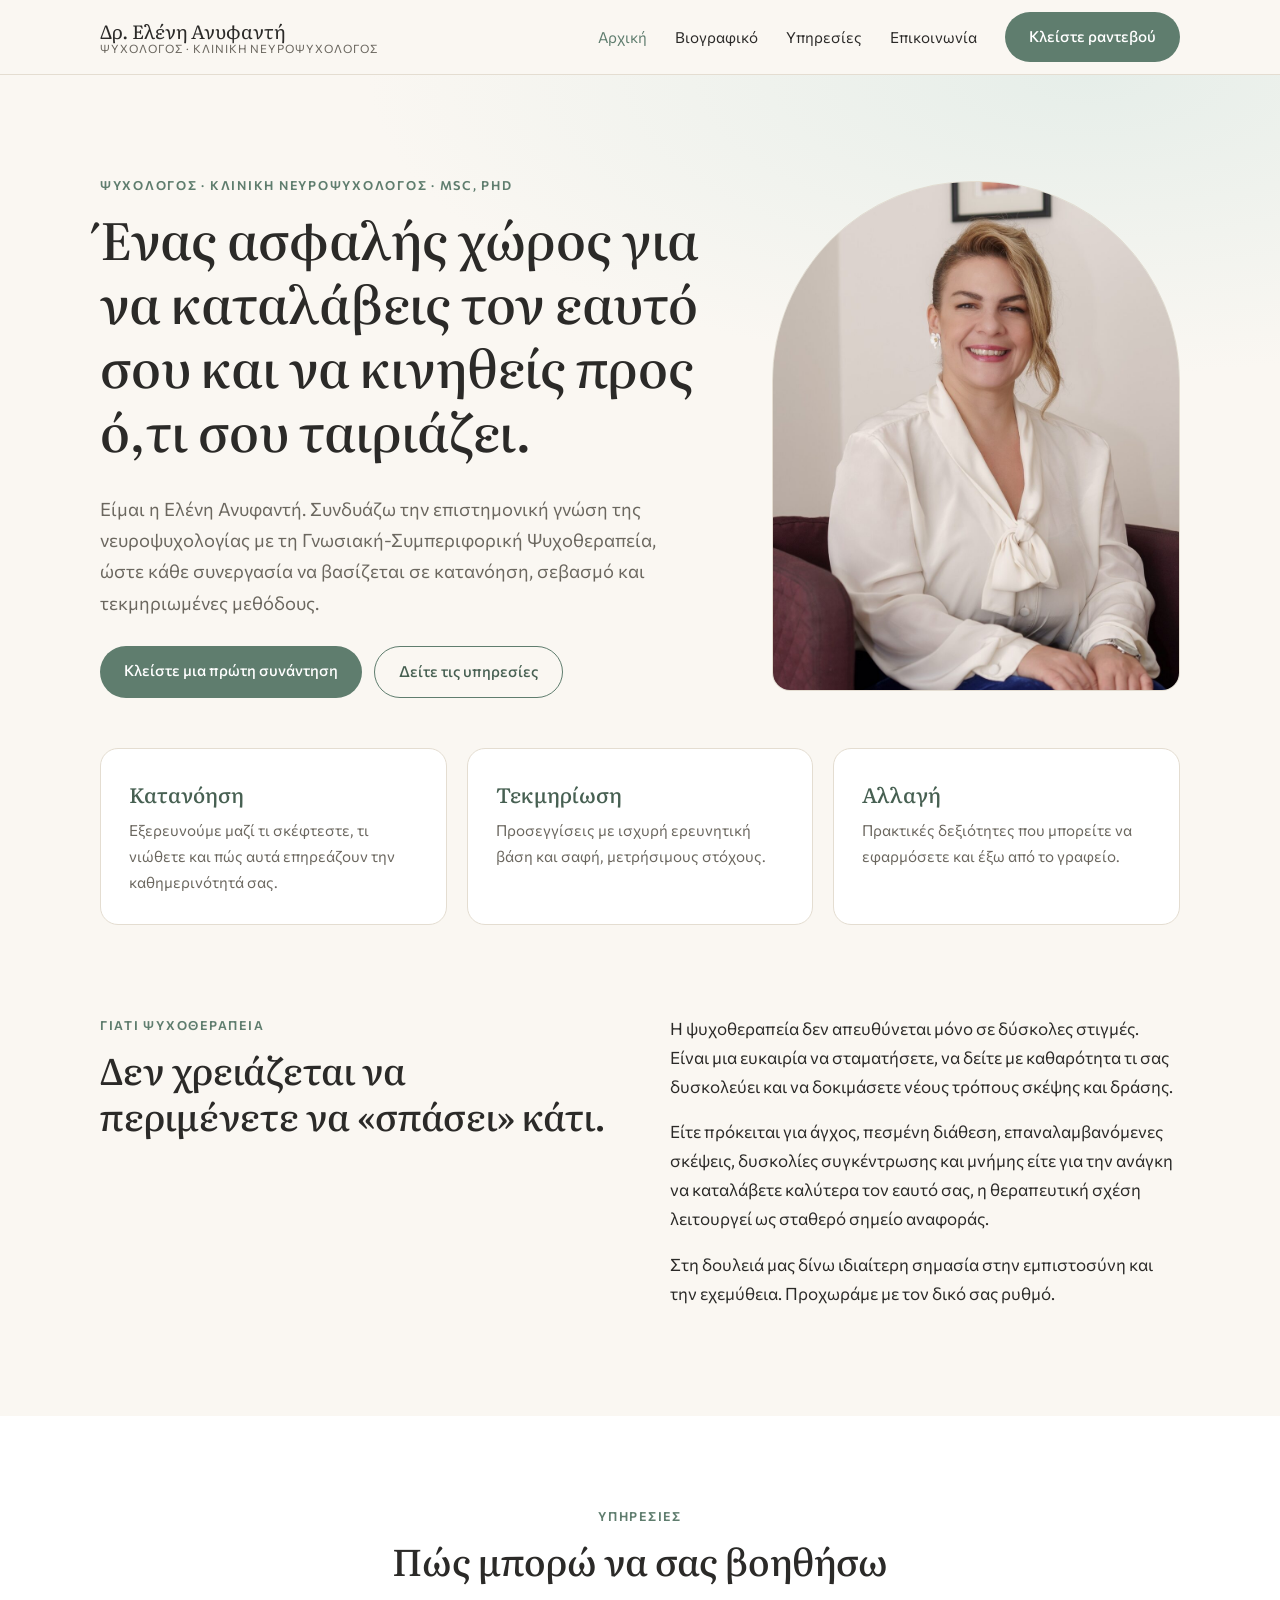
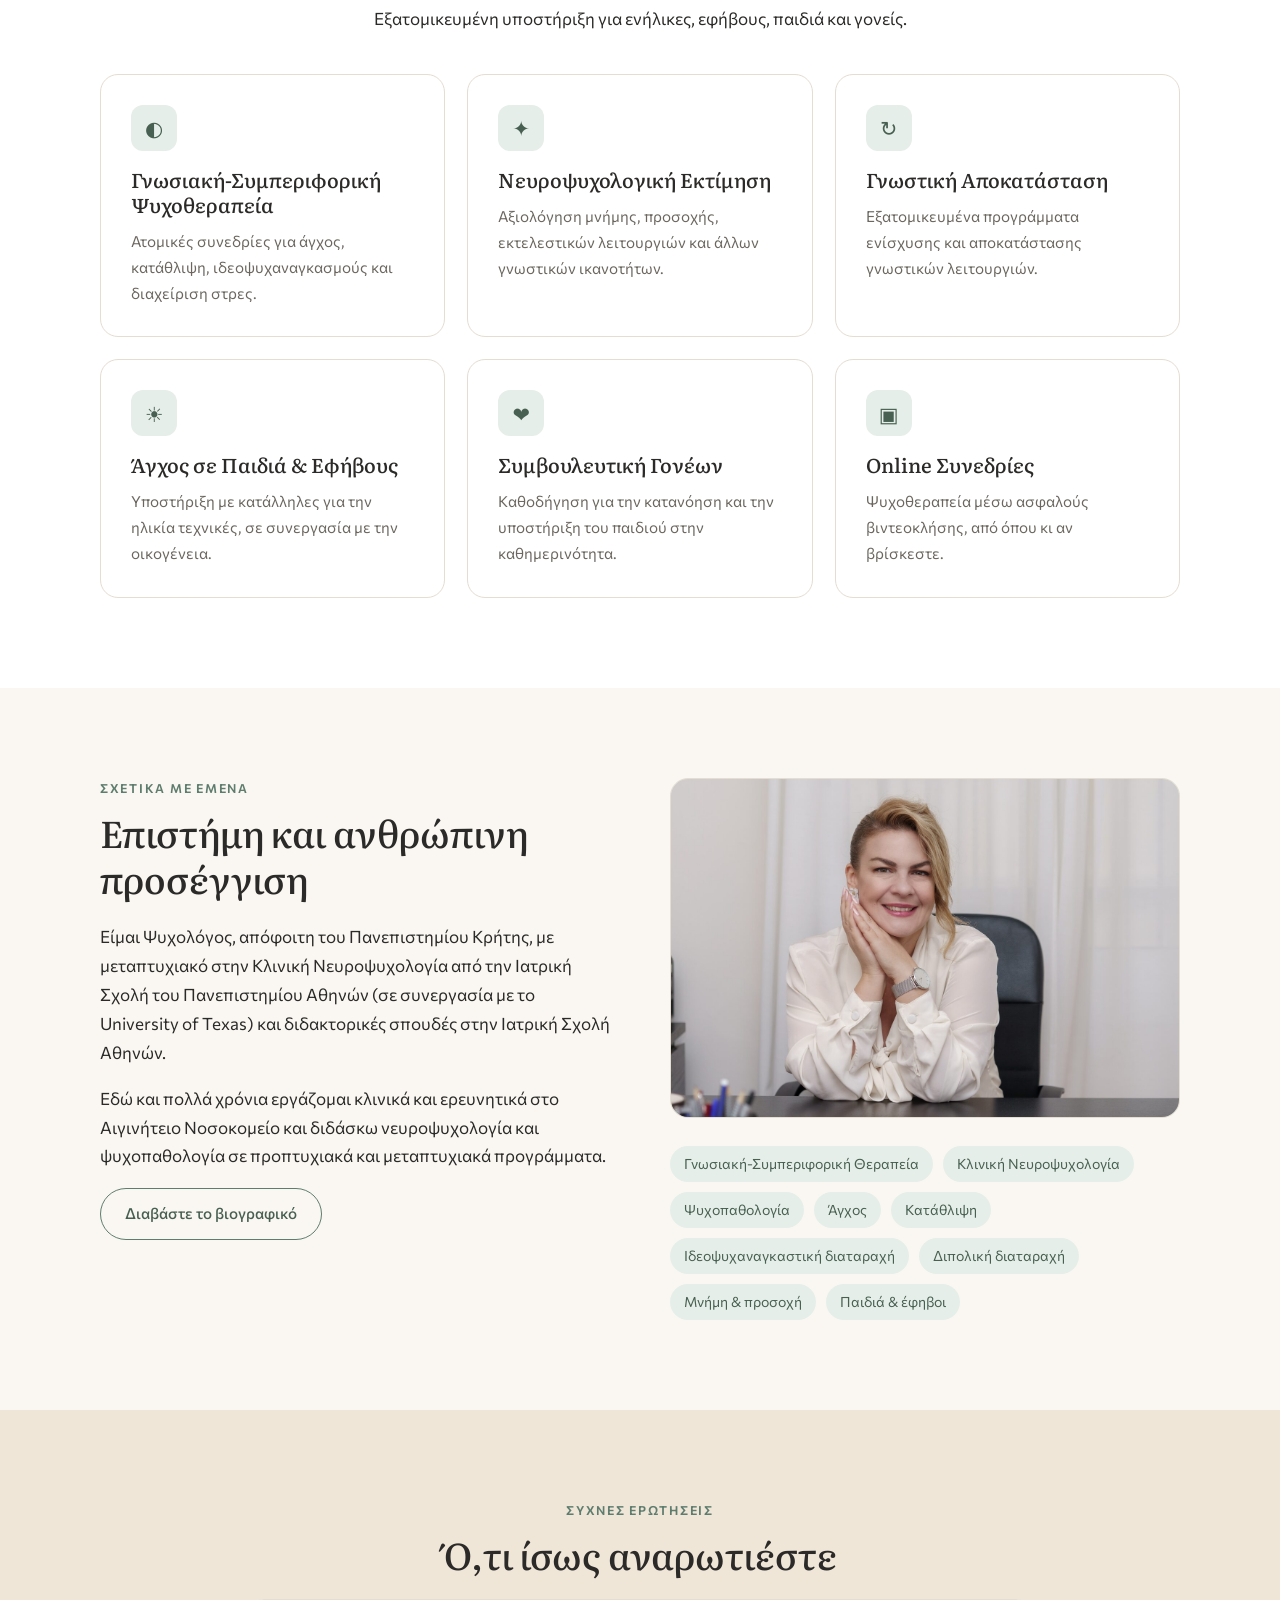
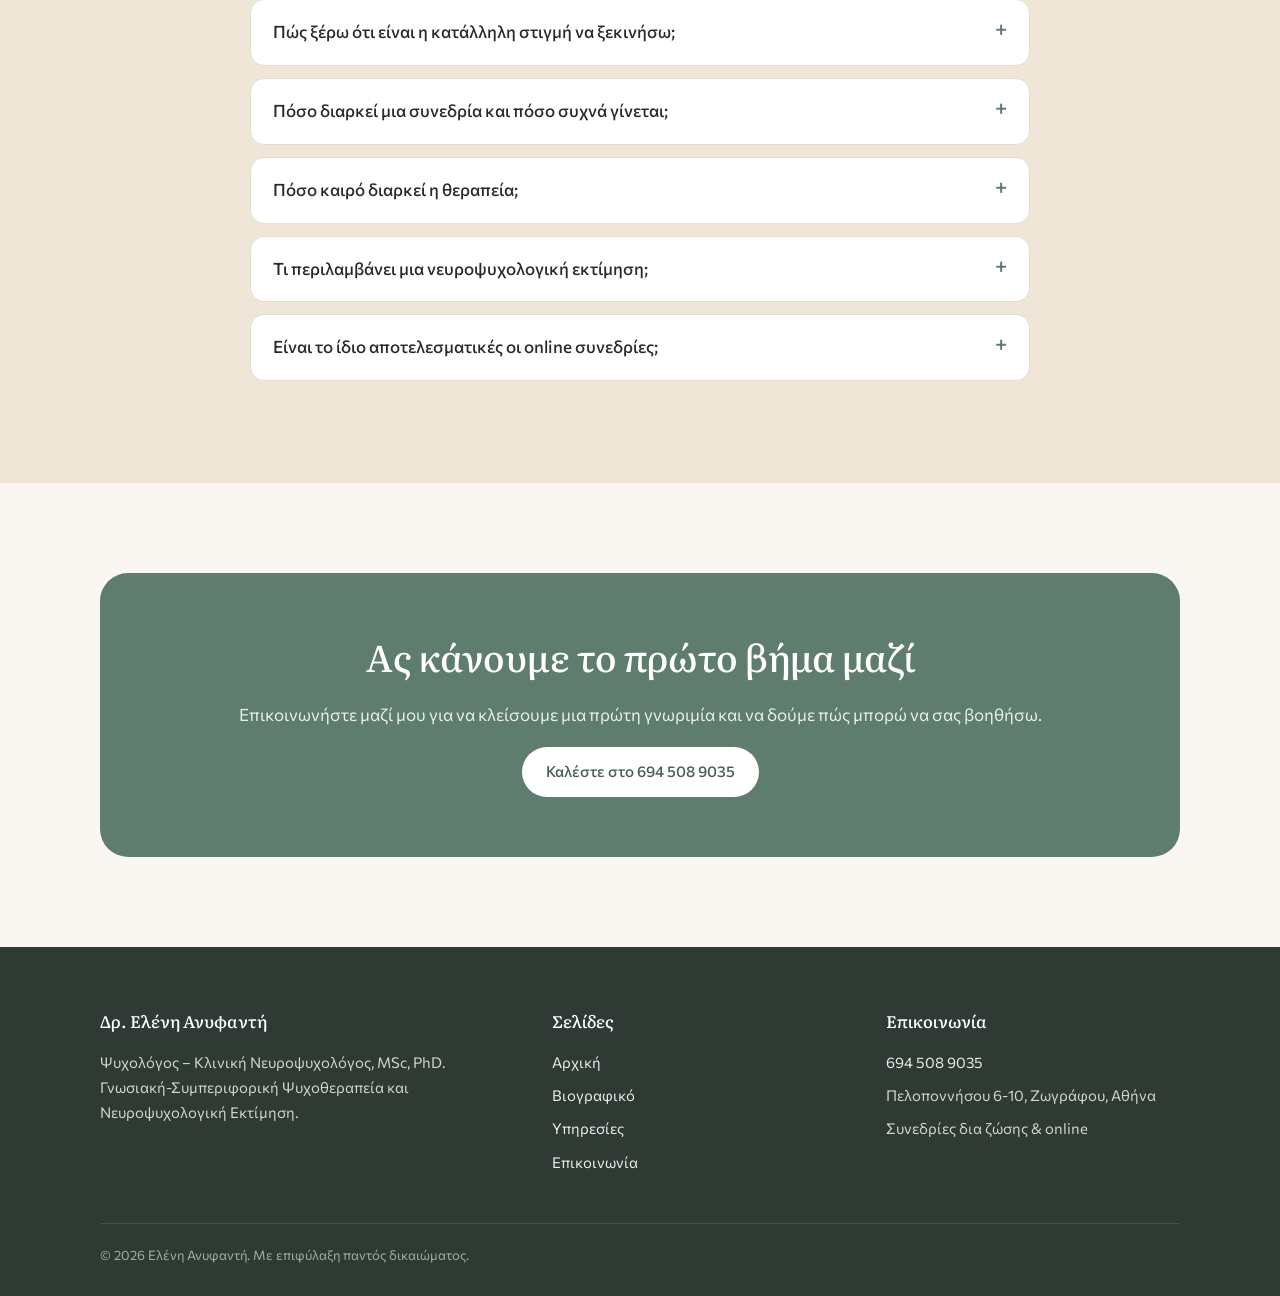
<file: index.html>
<!doctype html>
<html lang="el">
<head>
<meta charset="utf-8">
<meta name="viewport" content="width=device-width,initial-scale=1">
<title>Δρ. Ελένη Ανυφαντή | Ψυχολόγος – Κλινική Νευροψυχολόγος, Ζωγράφου</title>
<meta name="description" content="Ψυχολόγος – Κλινική Νευροψυχολόγος στο Ζωγράφου. Γνωσιακή-Συμπεριφορική Ψυχοθεραπεία, νευροψυχολογική εκτίμηση, γνωστική αποκατάσταση και υποστήριξη παιδιών και εφήβων με άγχος.">
<link rel="preconnect" href="https://fonts.googleapis.com">
<link rel="preconnect" href="https://fonts.gstatic.com" crossorigin>
<link href="https://fonts.googleapis.com/css2?family=Commissioner:wght@300;400;500;600&family=Literata:opsz,wght@7..72,400;7..72,500&display=swap" rel="stylesheet">
<link rel="stylesheet" href="assets/style.css">
<script src="assets/main.js" defer></script>
</head>
<body>
<header class="site"><div class="wrap">
  <a class="brand" href="index.html">Δρ. Ελένη Ανυφαντή<small>Ψυχολόγος · Κλινική Νευροψυχολόγος</small></a>
  <button class="menu-toggle" aria-label="Μενού" aria-expanded="false">☰</button>
  <nav class="main"><ul>
<li><a href="index.html" aria-current="page">Αρχική</a></li>
<li><a href="biografiko.html">Βιογραφικό</a></li>
<li><a href="ypiresies.html">Υπηρεσίες</a></li>
<li><a href="epikoinonia.html">Επικοινωνία</a></li>
<li><a class="btn" href="epikoinonia.html">Κλείστε ραντεβού</a></li>
  </ul></nav>
</div></header>
<main>
<section class="hero"><div class="wrap">
  <div>
    <span class="eyebrow">Ψυχολόγος · Κλινική Νευροψυχολόγος · MSc, PhD</span>
    <h1>Ένας ασφαλής χώρος για να καταλάβεις τον εαυτό σου και να κινηθείς προς ό,τι σου ταιριάζει.</h1>
    <p class="lead">Είμαι η Ελένη Ανυφαντή. Συνδυάζω την επιστημονική γνώση της νευροψυχολογίας με τη Γνωσιακή-Συμπεριφορική Ψυχοθεραπεία, ώστε κάθε συνεργασία να βασίζεται σε κατανόηση, σεβασμό και τεκμηριωμένες μεθόδους.</p>
    <div class="actions">
      <a class="btn" href="epikoinonia.html">Κλείστε μια πρώτη συνάντηση</a>
      <a class="btn ghost" href="ypiresies.html">Δείτε τις υπηρεσίες</a>
    </div>
  </div>
  <img class="portrait" src="assets/eleni-portrait.jpg" alt="Η Ψυχολόγος Ελένη Ανυφαντή" width="1000" height="1500" fetchpriority="high">
</div></section>

<div class="wrap">
  <div class="pillars">
    <div class="pillar"><strong>Κατανόηση</strong><p>Εξερευνούμε μαζί τι σκέφτεστε, τι νιώθετε και πώς αυτά επηρεάζουν την καθημερινότητά σας.</p></div>
    <div class="pillar"><strong>Τεκμηρίωση</strong><p>Προσεγγίσεις με ισχυρή ερευνητική βάση και σαφή, μετρήσιμους στόχους.</p></div>
    <div class="pillar"><strong>Αλλαγή</strong><p>Πρακτικές δεξιότητες που μπορείτε να εφαρμόσετε και έξω από το γραφείο.</p></div>
  </div>
</div>

<section><div class="wrap split">
  <div>
    <span class="eyebrow">Γιατί ψυχοθεραπεία</span>
    <h2>Δεν χρειάζεται να περιμένετε να «σπάσει» κάτι.</h2>
  </div>
  <div>
    <p>Η ψυχοθεραπεία δεν απευθύνεται μόνο σε δύσκολες στιγμές. Είναι μια ευκαιρία να σταματήσετε, να δείτε με καθαρότητα τι σας δυσκολεύει και να δοκιμάσετε νέους τρόπους σκέψης και δράσης.</p>
    <p>Είτε πρόκειται για άγχος, πεσμένη διάθεση, επαναλαμβανόμενες σκέψεις, δυσκολίες συγκέντρωσης και μνήμης είτε για την ανάγκη να καταλάβετε καλύτερα τον εαυτό σας, η θεραπευτική σχέση λειτουργεί ως σταθερό σημείο αναφοράς.</p>
    <p>Στη δουλειά μας δίνω ιδιαίτερη σημασία στην εμπιστοσύνη και την εχεμύθεια. Προχωράμε με τον δικό σας ρυθμό.</p>
  </div>
</div></section>

<section class="alt"><div class="wrap">
  <div class="center">
    <span class="eyebrow">Υπηρεσίες</span>
    <h2>Πώς μπορώ να σας βοηθήσω</h2>
    <p>Εξατομικευμένη υποστήριξη για ενήλικες, εφήβους, παιδιά και γονείς.</p>
  </div>
  <div class="cards">
    <a class="card" href="ypiresies.html#cbt" style="text-decoration:none;color:inherit"><div class="icon">◐</div><h3>Γνωσιακή-Συμπεριφορική Ψυχοθεραπεία</h3><p>Ατομικές συνεδρίες για άγχος, κατάθλιψη, ιδεοψυχαναγκασμούς και διαχείριση στρες.</p></a>
    <a class="card" href="ypiresies.html#neuro" style="text-decoration:none;color:inherit"><div class="icon">✦</div><h3>Νευροψυχολογική Εκτίμηση</h3><p>Αξιολόγηση μνήμης, προσοχής, εκτελεστικών λειτουργιών και άλλων γνωστικών ικανοτήτων.</p></a>
    <a class="card" href="ypiresies.html#rehab" style="text-decoration:none;color:inherit"><div class="icon">↻</div><h3>Γνωστική Αποκατάσταση</h3><p>Εξατομικευμένα προγράμματα ενίσχυσης και αποκατάστασης γνωστικών λειτουργιών.</p></a>
    <a class="card" href="ypiresies.html#kids" style="text-decoration:none;color:inherit"><div class="icon">☀</div><h3>Άγχος σε Παιδιά &amp; Εφήβους</h3><p>Υποστήριξη με κατάλληλες για την ηλικία τεχνικές, σε συνεργασία με την οικογένεια.</p></a>
    <a class="card" href="ypiresies.html#parents" style="text-decoration:none;color:inherit"><div class="icon">❤</div><h3>Συμβουλευτική Γονέων</h3><p>Καθοδήγηση για την κατανόηση και την υποστήριξη του παιδιού στην καθημερινότητα.</p></a>
    <a class="card" href="ypiresies.html#online" style="text-decoration:none;color:inherit"><div class="icon">▣</div><h3>Online Συνεδρίες</h3><p>Ψυχοθεραπεία μέσω ασφαλούς βιντεοκλήσης, από όπου κι αν βρίσκεστε.</p></a>
  </div>
</div></section>

<section><div class="wrap split">
  <div>
    <span class="eyebrow">Σχετικά με εμένα</span>
    <h2>Επιστήμη και ανθρώπινη προσέγγιση</h2>
    <p>Είμαι Ψυχολόγος, απόφοιτη του Πανεπιστημίου Κρήτης, με μεταπτυχιακό στην Κλινική Νευροψυχολογία από την Ιατρική Σχολή του Πανεπιστημίου Αθηνών (σε συνεργασία με το University of Texas) και διδακτορικές σπουδές στην Ιατρική Σχολή Αθηνών.</p>
    <p>Εδώ και πολλά χρόνια εργάζομαι κλινικά και ερευνητικά στο Αιγινήτειο Νοσοκομείο και διδάσκω νευροψυχολογία και ψυχοπαθολογία σε προπτυχιακά και μεταπτυχιακά προγράμματα.</p>
    <a class="btn ghost" href="biografiko.html">Διαβάστε το βιογραφικό</a>
  </div>
  <div>
    <img class="photo wide" src="assets/eleni-office.jpg" alt="Η Ελένη Ανυφαντή στο γραφείο της στο Ζωγράφου" width="1400" height="960" loading="lazy">
    <div class="tags">
      <span>Γνωσιακή-Συμπεριφορική Θεραπεία</span><span>Κλινική Νευροψυχολογία</span><span>Ψυχοπαθολογία</span>
      <span>Άγχος</span><span>Κατάθλιψη</span><span>Ιδεοψυχαναγκαστική διαταραχή</span><span>Διπολική διαταραχή</span>
      <span>Μνήμη &amp; προσοχή</span><span>Παιδιά &amp; έφηβοι</span>
    </div>
  </div>
</div></section>

<section class="sand"><div class="wrap" style="max-width:820px">
  <div class="center"><span class="eyebrow">Συχνές ερωτήσεις</span><h2>Ό,τι ίσως αναρωτιέστε</h2></div>
  <details><summary>Πώς ξέρω ότι είναι η κατάλληλη στιγμή να ξεκινήσω;</summary><p>Αν κάτι σας απασχολεί επίμονα, επηρεάζει τον ύπνο, τις σχέσεις ή τη δουλειά σας, ή απλώς νιώθετε ότι θέλετε να καταλάβετε καλύτερα τον εαυτό σας, είναι μια καλή στιγμή. Δεν υπάρχει «σωστό» ή «αρκετά σοβαρό» πρόβλημα.</p></details>
  <details><summary>Πόσο διαρκεί μια συνεδρία και πόσο συχνά γίνεται;</summary><p>Κάθε συνεδρία διαρκεί περίπου 50 λεπτά. Συνήθως ξεκινάμε με εβδομαδιαίες συναντήσεις και η συχνότητα προσαρμόζεται στην πορεία, ανάλογα με τις ανάγκες σας.</p></details>
  <details><summary>Πόσο καιρό διαρκεί η θεραπεία;</summary><p>Η Γνωσιακή-Συμπεριφορική Θεραπεία είναι συνήθως δομημένη και στοχευμένη, με διάρκεια που συζητάμε από την αρχή. Η διάρκεια εξαρτάται από το αίτημα και τους στόχους που θέτουμε μαζί.</p></details>
  <details><summary>Τι περιλαμβάνει μια νευροψυχολογική εκτίμηση;</summary><p>Περιλαμβάνει αρχική συνέντευξη, χορήγηση σταθμισμένων δοκιμασιών για λειτουργίες όπως η μνήμη, η προσοχή και ο σχεδιασμός, και γραπτή έκθεση με τα ευρήματα και προτάσεις. Συνήθως ολοκληρώνεται σε μία έως τρεις συναντήσεις.</p></details>
  <details><summary>Είναι το ίδιο αποτελεσματικές οι online συνεδρίες;</summary><p>Για πολλούς ανθρώπους ναι. Η έρευνα δείχνει ότι η ψυχοθεραπεία μέσω βιντεοκλήσης μπορεί να είναι εξίσου αποτελεσματική με τις δια ζώσης συναντήσεις.</p></details>
</div></section>

<section><div class="wrap">
  <div class="cta">
    <h2>Ας κάνουμε το πρώτο βήμα μαζί</h2>
    <p>Επικοινωνήστε μαζί μου για να κλείσουμε μια πρώτη γνωριμία και να δούμε πώς μπορώ να σας βοηθήσω.</p>
    <a class="btn" href="tel:+306945089035">Καλέστε στο 694 508 9035</a>
  </div>
</div></section>

</main>
<footer class="site"><div class="wrap">
  <div class="cols">
    <div>
      <h4>Δρ. Ελένη Ανυφαντή</h4>
      <p>Ψυχολόγος – Κλινική Νευροψυχολόγος, MSc, PhD.<br>Γνωσιακή-Συμπεριφορική Ψυχοθεραπεία και Νευροψυχολογική Εκτίμηση.</p>
    </div>
    <div>
      <h4>Σελίδες</h4>
      <ul><li><a href="index.html">Αρχική</a></li><li><a href="biografiko.html">Βιογραφικό</a></li><li><a href="ypiresies.html">Υπηρεσίες</a></li><li><a href="epikoinonia.html">Επικοινωνία</a></li></ul>
    </div>
    <div>
      <h4>Επικοινωνία</h4>
      <ul>
        <li><a href="tel:+306945089035">694 508 9035</a></li>
        <li>Πελοποννήσου 6-10, Ζωγράφου, Αθήνα</li>
        <li>Συνεδρίες δια ζώσης &amp; online</li>
      </ul>
    </div>
  </div>
  <div class="bottom">© <span id="year"></span> Ελένη Ανυφαντή. Με επιφύλαξη παντός δικαιώματος.</div>
</div></footer>
</body>
</html>
</file>
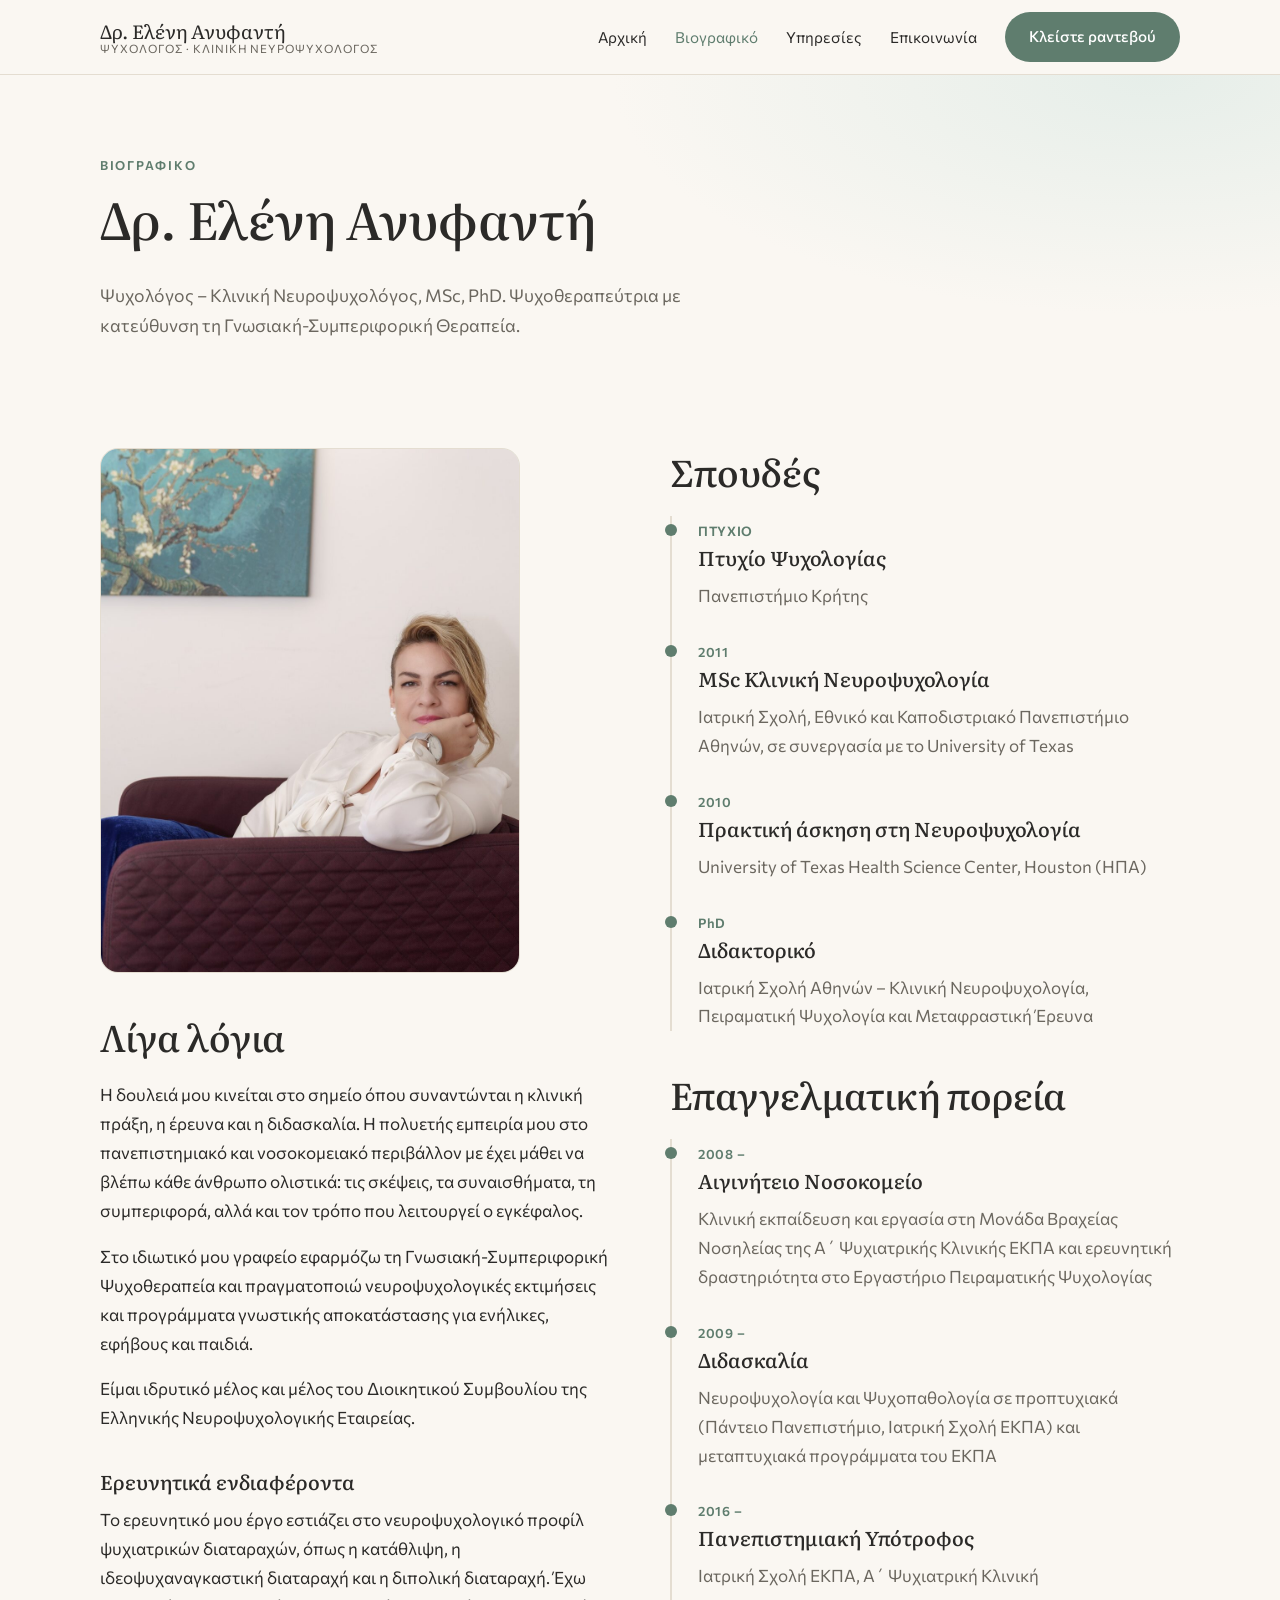
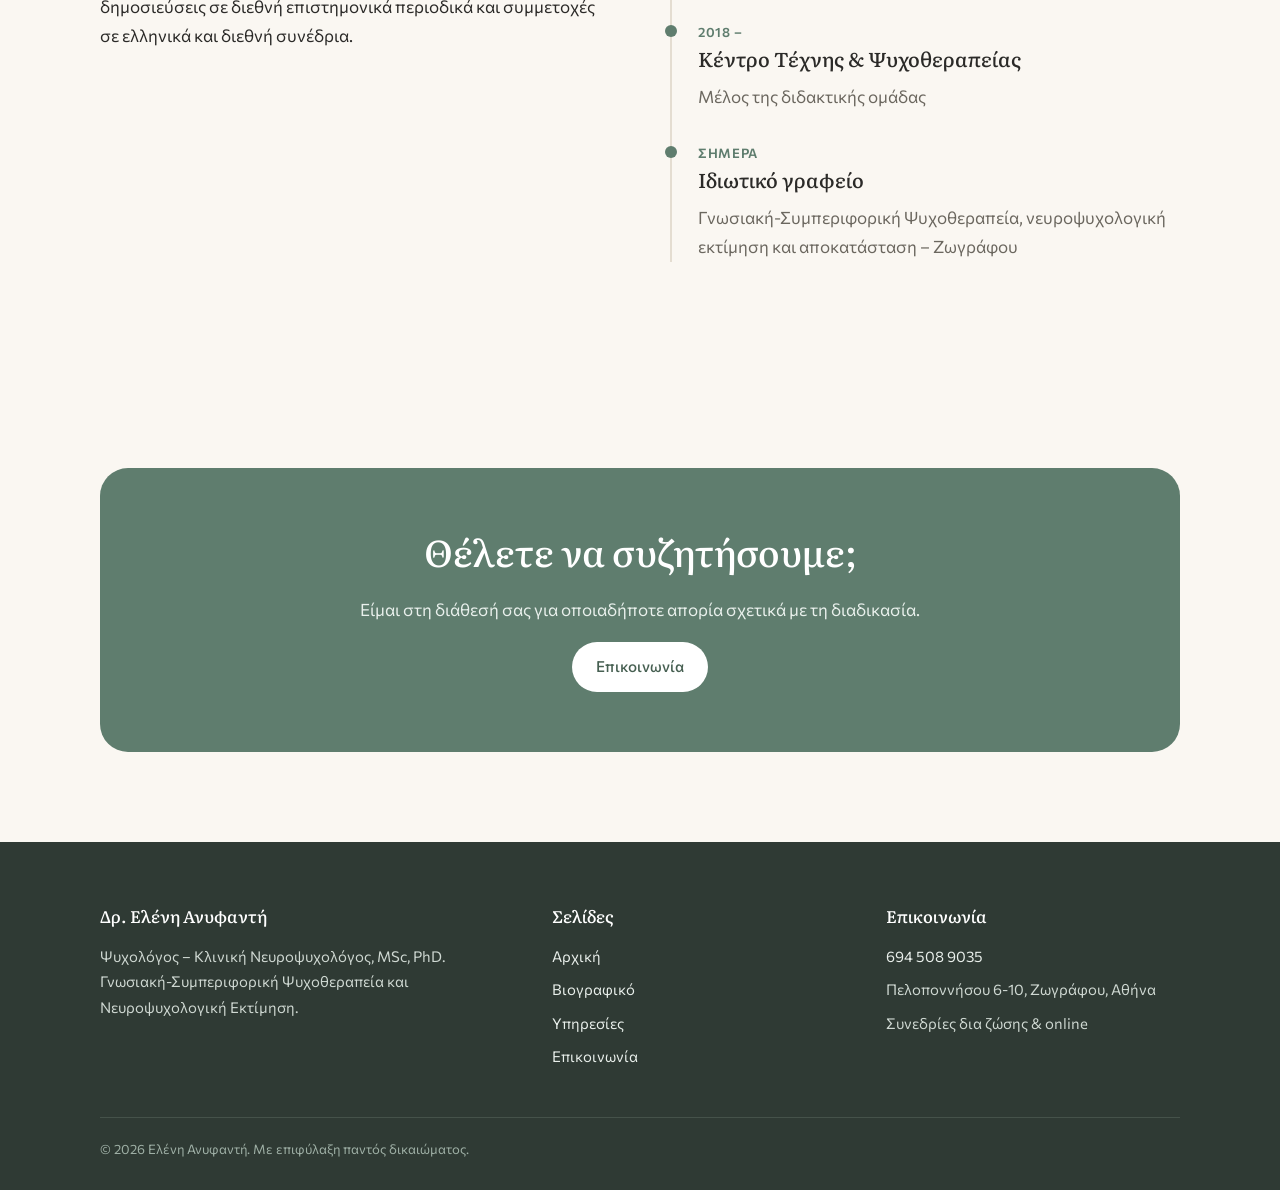
<file: biografiko.html>
<!doctype html>
<html lang="el">
<head>
<meta charset="utf-8">
<meta name="viewport" content="width=device-width,initial-scale=1">
<title>Βιογραφικό | Δρ. Ελένη Ανυφαντή</title>
<meta name="description" content="Σπουδές, κλινική εμπειρία, διδακτικό και ερευνητικό έργο της Ψυχολόγου – Κλινικής Νευροψυχολόγου Ελένης Ανυφαντή.">
<link rel="preconnect" href="https://fonts.googleapis.com">
<link rel="preconnect" href="https://fonts.gstatic.com" crossorigin>
<link href="https://fonts.googleapis.com/css2?family=Commissioner:wght@300;400;500;600&family=Literata:opsz,wght@7..72,400;7..72,500&display=swap" rel="stylesheet">
<link rel="stylesheet" href="assets/style.css">
<script src="assets/main.js" defer></script>
</head>
<body>
<header class="site"><div class="wrap">
  <a class="brand" href="index.html">Δρ. Ελένη Ανυφαντή<small>Ψυχολόγος · Κλινική Νευροψυχολόγος</small></a>
  <button class="menu-toggle" aria-label="Μενού" aria-expanded="false">☰</button>
  <nav class="main"><ul>
<li><a href="index.html">Αρχική</a></li>
<li><a href="biografiko.html" aria-current="page">Βιογραφικό</a></li>
<li><a href="ypiresies.html">Υπηρεσίες</a></li>
<li><a href="epikoinonia.html">Επικοινωνία</a></li>
<li><a class="btn" href="epikoinonia.html">Κλείστε ραντεβού</a></li>
  </ul></nav>
</div></header>
<main>
<section class="page-head"><div class="wrap">
  <span class="eyebrow">Βιογραφικό</span>
  <h1>Δρ. Ελένη Ανυφαντή</h1>
  <p>Ψυχολόγος – Κλινική Νευροψυχολόγος, MSc, PhD. Ψυχοθεραπεύτρια με κατεύθυνση τη Γνωσιακή-Συμπεριφορική Θεραπεία.</p>
</div></section>

<section style="padding-top:40px"><div class="wrap split">
  <div>
    <img class="photo bio" src="assets/eleni-armchair.jpg" alt="Η Ελένη Ανυφαντή στον χώρο του γραφείου της" width="1000" height="1328" loading="lazy">
    <h2>Λίγα λόγια</h2>
    <p>Η δουλειά μου κινείται στο σημείο όπου συναντώνται η κλινική πράξη, η έρευνα και η διδασκαλία. Η πολυετής εμπειρία μου στο πανεπιστημιακό και νοσοκομειακό περιβάλλον με έχει μάθει να βλέπω κάθε άνθρωπο ολιστικά: τις σκέψεις, τα συναισθήματα, τη συμπεριφορά, αλλά και τον τρόπο που λειτουργεί ο εγκέφαλος.</p>
    <p>Στο ιδιωτικό μου γραφείο εφαρμόζω τη Γνωσιακή-Συμπεριφορική Ψυχοθεραπεία και πραγματοποιώ νευροψυχολογικές εκτιμήσεις και προγράμματα γνωστικής αποκατάστασης για ενήλικες, εφήβους και παιδιά.</p>
    <p>Είμαι ιδρυτικό μέλος και μέλος του Διοικητικού Συμβουλίου της Ελληνικής Νευροψυχολογικής Εταιρείας.</p>
    <h3 style="margin-top:36px">Ερευνητικά ενδιαφέροντα</h3>
    <p>Το ερευνητικό μου έργο εστιάζει στο νευροψυχολογικό προφίλ ψυχιατρικών διαταραχών, όπως η κατάθλιψη, η ιδεοψυχαναγκαστική διαταραχή και η διπολική διαταραχή. Έχω δημοσιεύσεις σε διεθνή επιστημονικά περιοδικά και συμμετοχές σε ελληνικά και διεθνή συνέδρια.</p>
  </div>
  <div>
    <h2>Σπουδές</h2>
    <ul class="timeline">
      <li><span class="yr">ΠΤΥΧΙΟ</span><h3>Πτυχίο Ψυχολογίας</h3><p>Πανεπιστήμιο Κρήτης</p></li>
      <li><span class="yr">2011</span><h3>MSc Κλινική Νευροψυχολογία</h3><p>Ιατρική Σχολή, Εθνικό και Καποδιστριακό Πανεπιστήμιο Αθηνών, σε συνεργασία με το University of Texas</p></li>
      <li><span class="yr">2010</span><h3>Πρακτική άσκηση στη Νευροψυχολογία</h3><p>University of Texas Health Science Center, Houston (ΗΠΑ)</p></li>
      <li><span class="yr">PhD</span><h3>Διδακτορικό</h3><p>Ιατρική Σχολή Αθηνών – Κλινική Νευροψυχολογία, Πειραματική Ψυχολογία και Μεταφραστική Έρευνα</p></li>
    </ul>
    <h2 style="margin-top:40px">Επαγγελματική πορεία</h2>
    <ul class="timeline">
      <li><span class="yr">2008 –</span><h3>Αιγινήτειο Νοσοκομείο</h3><p>Κλινική εκπαίδευση και εργασία στη Μονάδα Βραχείας Νοσηλείας της Α΄ Ψυχιατρικής Κλινικής ΕΚΠΑ και ερευνητική δραστηριότητα στο Εργαστήριο Πειραματικής Ψυχολογίας</p></li>
      <li><span class="yr">2009 –</span><h3>Διδασκαλία</h3><p>Νευροψυχολογία και Ψυχοπαθολογία σε προπτυχιακά (Πάντειο Πανεπιστήμιο, Ιατρική Σχολή ΕΚΠΑ) και μεταπτυχιακά προγράμματα του ΕΚΠΑ</p></li>
      <li><span class="yr">2016 –</span><h3>Πανεπιστημιακή Υπότροφος</h3><p>Ιατρική Σχολή ΕΚΠΑ, Α΄ Ψυχιατρική Κλινική</p></li>
      <li><span class="yr">2018 –</span><h3>Κέντρο Τέχνης &amp; Ψυχοθεραπείας</h3><p>Μέλος της διδακτικής ομάδας</p></li>
      <li><span class="yr">ΣΗΜΕΡΑ</span><h3>Ιδιωτικό γραφείο</h3><p>Γνωσιακή-Συμπεριφορική Ψυχοθεραπεία, νευροψυχολογική εκτίμηση και αποκατάσταση – Ζωγράφου</p></li>
    </ul>
  </div>
</div></section>

<section><div class="wrap"><div class="cta">
  <h2>Θέλετε να συζητήσουμε;</h2>
  <p>Είμαι στη διάθεσή σας για οποιαδήποτε απορία σχετικά με τη διαδικασία.</p>
  <a class="btn" href="epikoinonia.html">Επικοινωνία</a>
</div></div></section>

</main>
<footer class="site"><div class="wrap">
  <div class="cols">
    <div>
      <h4>Δρ. Ελένη Ανυφαντή</h4>
      <p>Ψυχολόγος – Κλινική Νευροψυχολόγος, MSc, PhD.<br>Γνωσιακή-Συμπεριφορική Ψυχοθεραπεία και Νευροψυχολογική Εκτίμηση.</p>
    </div>
    <div>
      <h4>Σελίδες</h4>
      <ul><li><a href="index.html">Αρχική</a></li><li><a href="biografiko.html">Βιογραφικό</a></li><li><a href="ypiresies.html">Υπηρεσίες</a></li><li><a href="epikoinonia.html">Επικοινωνία</a></li></ul>
    </div>
    <div>
      <h4>Επικοινωνία</h4>
      <ul>
        <li><a href="tel:+306945089035">694 508 9035</a></li>
        <li>Πελοποννήσου 6-10, Ζωγράφου, Αθήνα</li>
        <li>Συνεδρίες δια ζώσης &amp; online</li>
      </ul>
    </div>
  </div>
  <div class="bottom">© <span id="year"></span> Ελένη Ανυφαντή. Με επιφύλαξη παντός δικαιώματος.</div>
</div></footer>
</body>
</html>
</file>
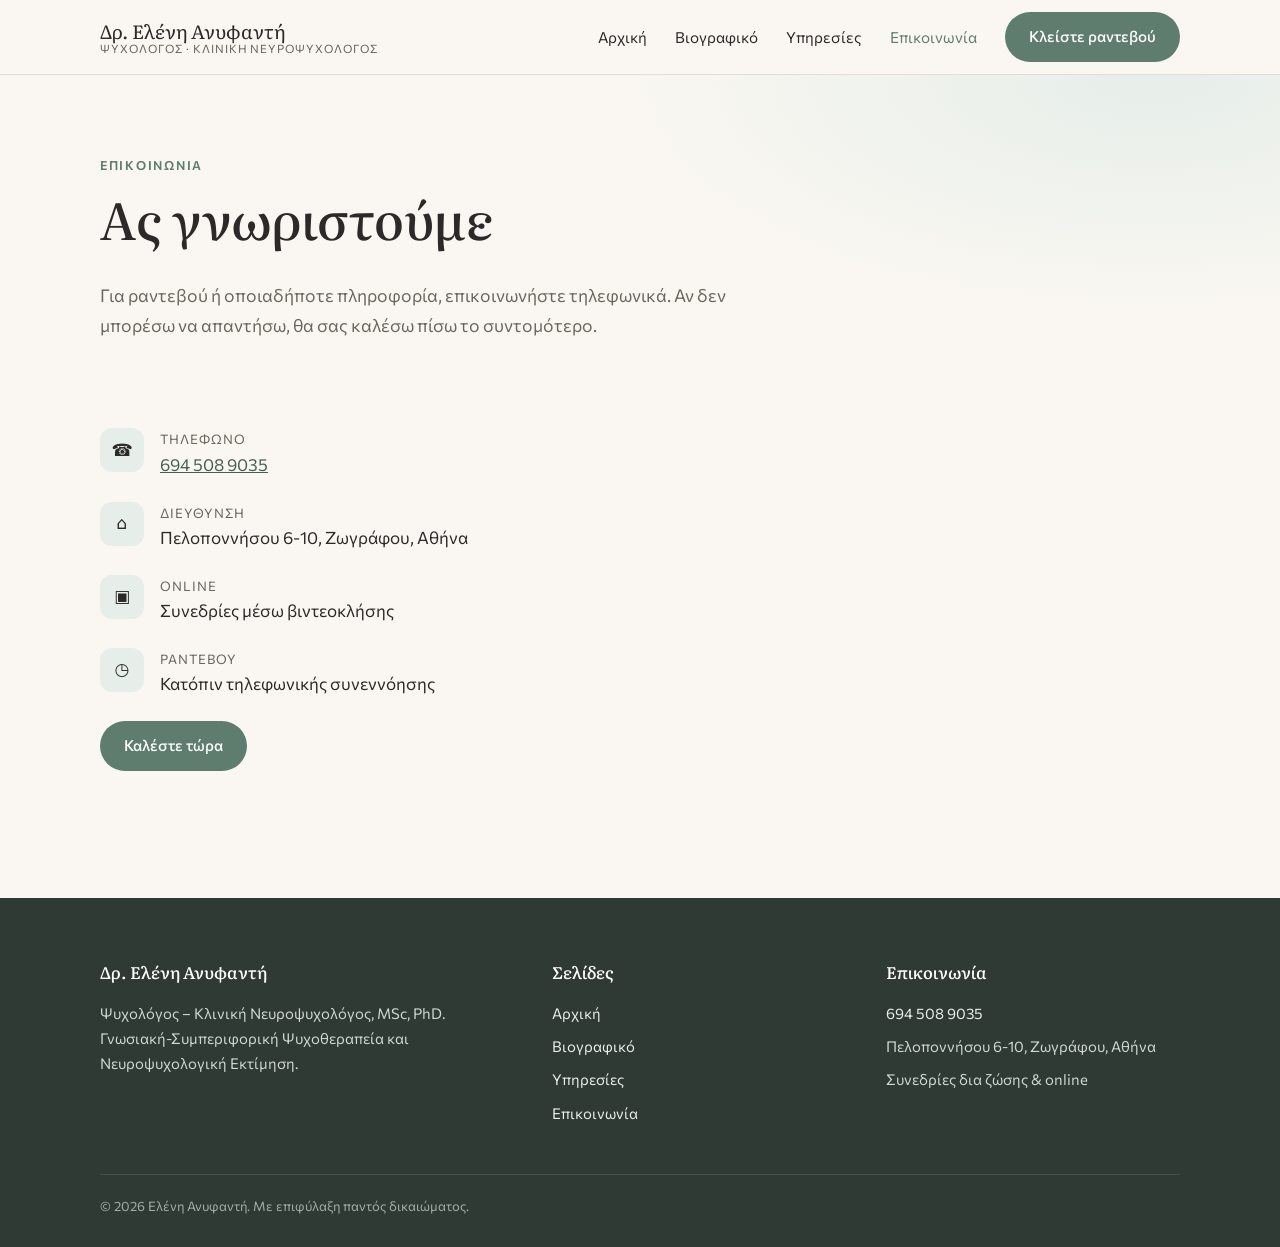
<file: epikoinonia.html>
<!doctype html>
<html lang="el">
<head>
<meta charset="utf-8">
<meta name="viewport" content="width=device-width,initial-scale=1">
<title>Επικοινωνία | Δρ. Ελένη Ανυφαντή</title>
<meta name="description" content="Κλείστε ραντεβού με την Ψυχολόγο – Κλινική Νευροψυχολόγο Ελένη Ανυφαντή στο Ζωγράφου ή online.">
<link rel="preconnect" href="https://fonts.googleapis.com">
<link rel="preconnect" href="https://fonts.gstatic.com" crossorigin>
<link href="https://fonts.googleapis.com/css2?family=Commissioner:wght@300;400;500;600&family=Literata:opsz,wght@7..72,400;7..72,500&display=swap" rel="stylesheet">
<link rel="stylesheet" href="assets/style.css">
<script src="assets/main.js" defer></script>
</head>
<body>
<header class="site"><div class="wrap">
  <a class="brand" href="index.html">Δρ. Ελένη Ανυφαντή<small>Ψυχολόγος · Κλινική Νευροψυχολόγος</small></a>
  <button class="menu-toggle" aria-label="Μενού" aria-expanded="false">☰</button>
  <nav class="main"><ul>
<li><a href="index.html">Αρχική</a></li>
<li><a href="biografiko.html">Βιογραφικό</a></li>
<li><a href="ypiresies.html">Υπηρεσίες</a></li>
<li><a href="epikoinonia.html" aria-current="page">Επικοινωνία</a></li>
<li><a class="btn" href="epikoinonia.html">Κλείστε ραντεβού</a></li>
  </ul></nav>
</div></header>
<main>
<section class="page-head"><div class="wrap">
  <span class="eyebrow">Επικοινωνία</span>
  <h1>Ας γνωριστούμε</h1>
  <p>Για ραντεβού ή οποιαδήποτε πληροφορία, επικοινωνήστε τηλεφωνικά. Αν δεν μπορέσω να απαντήσω, θα σας καλέσω πίσω το συντομότερο.</p>
</div></section>

<section style="padding-top:20px"><div class="wrap contact-grid">
  <div>
    <div class="info-item"><div class="icon">☎</div><div><span>Τηλέφωνο</span><a href="tel:+306945089035">694 508 9035</a></div></div>
    <div class="info-item"><div class="icon">⌂</div><div><span>Διεύθυνση</span>Πελοποννήσου 6-10, Ζωγράφου, Αθήνα</div></div>
    <div class="info-item"><div class="icon">▣</div><div><span>Online</span>Συνεδρίες μέσω βιντεοκλήσης</div></div>
    <div class="info-item"><div class="icon">◷</div><div><span>Ραντεβού</span>Κατόπιν τηλεφωνικής συνεννόησης</div></div>
    <a class="btn" href="tel:+306945089035">Καλέστε τώρα</a>
  </div>
  <iframe class="map" loading="lazy" title="Χάρτης γραφείου"
    src="https://www.google.com/maps?q=%CE%A0%CE%B5%CE%BB%CE%BF%CF%80%CE%BF%CE%BD%CE%BD%CE%AE%CF%83%CE%BF%CF%85%206%2C%20%CE%96%CF%89%CE%B3%CF%81%CE%AC%CF%86%CE%BF%CF%85&output=embed"></iframe>
</div></section>

</main>
<footer class="site"><div class="wrap">
  <div class="cols">
    <div>
      <h4>Δρ. Ελένη Ανυφαντή</h4>
      <p>Ψυχολόγος – Κλινική Νευροψυχολόγος, MSc, PhD.<br>Γνωσιακή-Συμπεριφορική Ψυχοθεραπεία και Νευροψυχολογική Εκτίμηση.</p>
    </div>
    <div>
      <h4>Σελίδες</h4>
      <ul><li><a href="index.html">Αρχική</a></li><li><a href="biografiko.html">Βιογραφικό</a></li><li><a href="ypiresies.html">Υπηρεσίες</a></li><li><a href="epikoinonia.html">Επικοινωνία</a></li></ul>
    </div>
    <div>
      <h4>Επικοινωνία</h4>
      <ul>
        <li><a href="tel:+306945089035">694 508 9035</a></li>
        <li>Πελοποννήσου 6-10, Ζωγράφου, Αθήνα</li>
        <li>Συνεδρίες δια ζώσης &amp; online</li>
      </ul>
    </div>
  </div>
  <div class="bottom">© <span id="year"></span> Ελένη Ανυφαντή. Με επιφύλαξη παντός δικαιώματος.</div>
</div></footer>
</body>
</html>
</file>
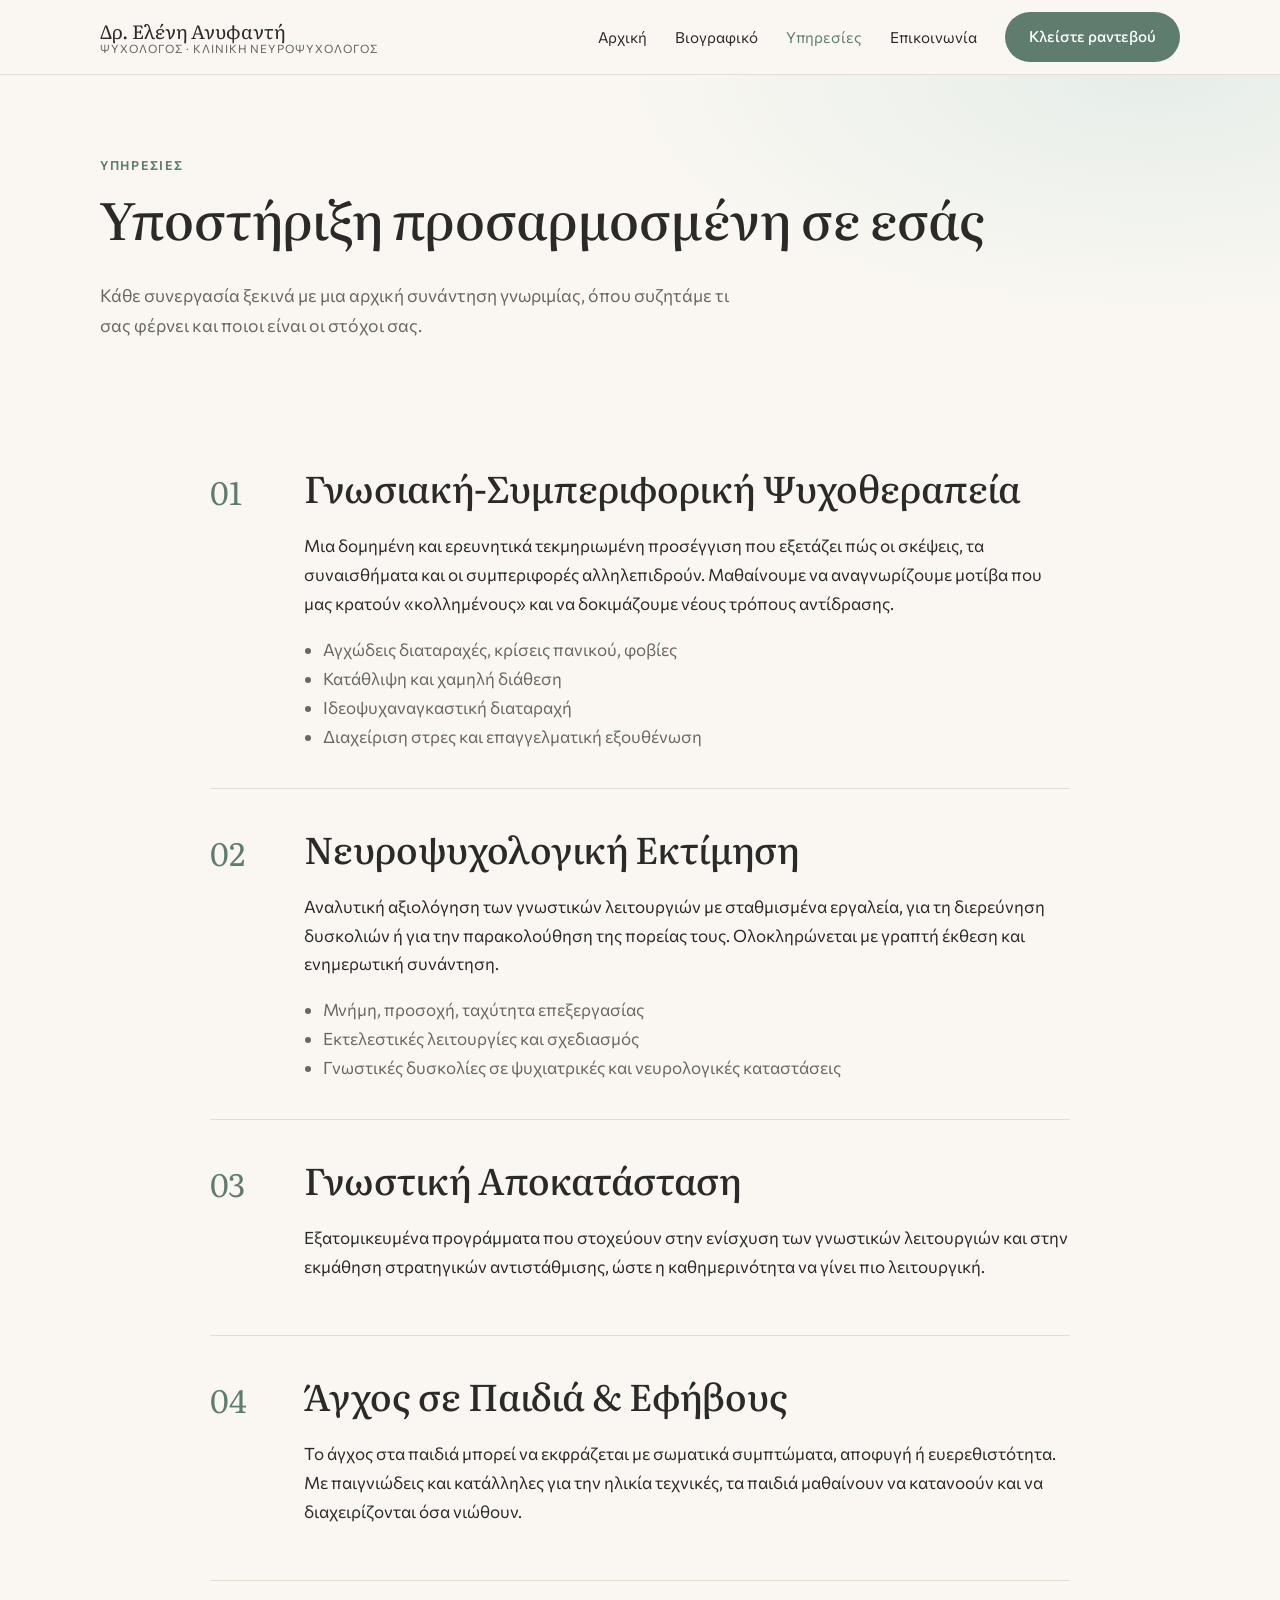
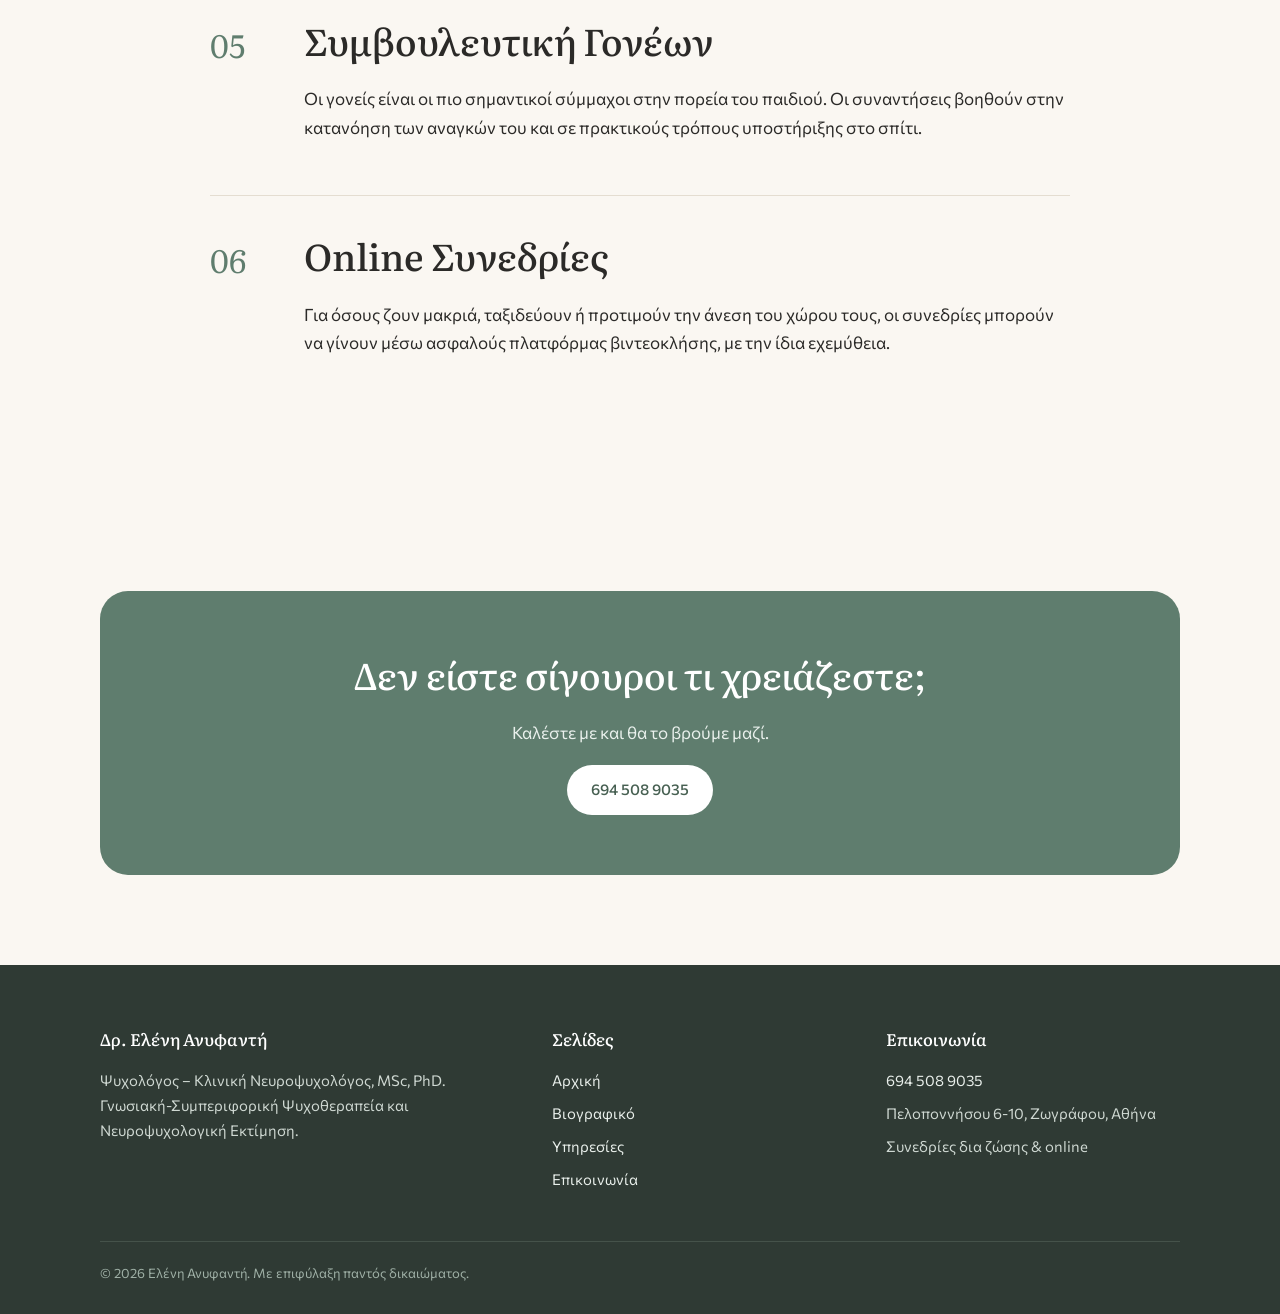
<file: ypiresies.html>
<!doctype html>
<html lang="el">
<head>
<meta charset="utf-8">
<meta name="viewport" content="width=device-width,initial-scale=1">
<title>Υπηρεσίες | Δρ. Ελένη Ανυφαντή</title>
<meta name="description" content="Γνωσιακή-Συμπεριφορική Ψυχοθεραπεία, νευροψυχολογική εκτίμηση, γνωστική αποκατάσταση, υποστήριξη παιδιών και εφήβων, συμβουλευτική γονέων και online συνεδρίες.">
<link rel="preconnect" href="https://fonts.googleapis.com">
<link rel="preconnect" href="https://fonts.gstatic.com" crossorigin>
<link href="https://fonts.googleapis.com/css2?family=Commissioner:wght@300;400;500;600&family=Literata:opsz,wght@7..72,400;7..72,500&display=swap" rel="stylesheet">
<link rel="stylesheet" href="assets/style.css">
<script src="assets/main.js" defer></script>
</head>
<body>
<header class="site"><div class="wrap">
  <a class="brand" href="index.html">Δρ. Ελένη Ανυφαντή<small>Ψυχολόγος · Κλινική Νευροψυχολόγος</small></a>
  <button class="menu-toggle" aria-label="Μενού" aria-expanded="false">☰</button>
  <nav class="main"><ul>
<li><a href="index.html">Αρχική</a></li>
<li><a href="biografiko.html">Βιογραφικό</a></li>
<li><a href="ypiresies.html" aria-current="page">Υπηρεσίες</a></li>
<li><a href="epikoinonia.html">Επικοινωνία</a></li>
<li><a class="btn" href="epikoinonia.html">Κλείστε ραντεβού</a></li>
  </ul></nav>
</div></header>
<main>
<section class="page-head"><div class="wrap">
  <span class="eyebrow">Υπηρεσίες</span>
  <h1>Υποστήριξη προσαρμοσμένη σε εσάς</h1>
  <p>Κάθε συνεργασία ξεκινά με μια αρχική συνάντηση γνωριμίας, όπου συζητάμε τι σας φέρνει και ποιοι είναι οι στόχοι σας.</p>
</div></section>

<section style="padding-top:20px"><div class="wrap" style="max-width:900px">
  <div class="service" id="cbt"><div class="num">01</div><div>
    <h2>Γνωσιακή-Συμπεριφορική Ψυχοθεραπεία</h2>
    <p>Μια δομημένη και ερευνητικά τεκμηριωμένη προσέγγιση που εξετάζει πώς οι σκέψεις, τα συναισθήματα και οι συμπεριφορές αλληλεπιδρούν. Μαθαίνουμε να αναγνωρίζουμε μοτίβα που μας κρατούν «κολλημένους» και να δοκιμάζουμε νέους τρόπους αντίδρασης.</p>
    <ul><li>Αγχώδεις διαταραχές, κρίσεις πανικού, φοβίες</li><li>Κατάθλιψη και χαμηλή διάθεση</li><li>Ιδεοψυχαναγκαστική διαταραχή</li><li>Διαχείριση στρες και επαγγελματική εξουθένωση</li></ul>
  </div></div>
  <div class="service" id="neuro"><div class="num">02</div><div>
    <h2>Νευροψυχολογική Εκτίμηση</h2>
    <p>Αναλυτική αξιολόγηση των γνωστικών λειτουργιών με σταθμισμένα εργαλεία, για τη διερεύνηση δυσκολιών ή για την παρακολούθηση της πορείας τους. Ολοκληρώνεται με γραπτή έκθεση και ενημερωτική συνάντηση.</p>
    <ul><li>Μνήμη, προσοχή, ταχύτητα επεξεργασίας</li><li>Εκτελεστικές λειτουργίες και σχεδιασμός</li><li>Γνωστικές δυσκολίες σε ψυχιατρικές και νευρολογικές καταστάσεις</li></ul>
  </div></div>
  <div class="service" id="rehab"><div class="num">03</div><div>
    <h2>Γνωστική Αποκατάσταση</h2>
    <p>Εξατομικευμένα προγράμματα που στοχεύουν στην ενίσχυση των γνωστικών λειτουργιών και στην εκμάθηση στρατηγικών αντιστάθμισης, ώστε η καθημερινότητα να γίνει πιο λειτουργική.</p>
  </div></div>
  <div class="service" id="kids"><div class="num">04</div><div>
    <h2>Άγχος σε Παιδιά &amp; Εφήβους</h2>
    <p>Το άγχος στα παιδιά μπορεί να εκφράζεται με σωματικά συμπτώματα, αποφυγή ή ευερεθιστότητα. Με παιγνιώδεις και κατάλληλες για την ηλικία τεχνικές, τα παιδιά μαθαίνουν να κατανοούν και να διαχειρίζονται όσα νιώθουν.</p>
  </div></div>
  <div class="service" id="parents"><div class="num">05</div><div>
    <h2>Συμβουλευτική Γονέων</h2>
    <p>Οι γονείς είναι οι πιο σημαντικοί σύμμαχοι στην πορεία του παιδιού. Οι συναντήσεις βοηθούν στην κατανόηση των αναγκών του και σε πρακτικούς τρόπους υποστήριξης στο σπίτι.</p>
  </div></div>
  <div class="service" id="online"><div class="num">06</div><div>
    <h2>Online Συνεδρίες</h2>
    <p>Για όσους ζουν μακριά, ταξιδεύουν ή προτιμούν την άνεση του χώρου τους, οι συνεδρίες μπορούν να γίνουν μέσω ασφαλούς πλατφόρμας βιντεοκλήσης, με την ίδια εχεμύθεια.</p>
  </div></div>
</div></section>

<section><div class="wrap"><div class="cta">
  <h2>Δεν είστε σίγουροι τι χρειάζεστε;</h2>
  <p>Καλέστε με και θα το βρούμε μαζί.</p>
  <a class="btn" href="tel:+306945089035">694 508 9035</a>
</div></div></section>

</main>
<footer class="site"><div class="wrap">
  <div class="cols">
    <div>
      <h4>Δρ. Ελένη Ανυφαντή</h4>
      <p>Ψυχολόγος – Κλινική Νευροψυχολόγος, MSc, PhD.<br>Γνωσιακή-Συμπεριφορική Ψυχοθεραπεία και Νευροψυχολογική Εκτίμηση.</p>
    </div>
    <div>
      <h4>Σελίδες</h4>
      <ul><li><a href="index.html">Αρχική</a></li><li><a href="biografiko.html">Βιογραφικό</a></li><li><a href="ypiresies.html">Υπηρεσίες</a></li><li><a href="epikoinonia.html">Επικοινωνία</a></li></ul>
    </div>
    <div>
      <h4>Επικοινωνία</h4>
      <ul>
        <li><a href="tel:+306945089035">694 508 9035</a></li>
        <li>Πελοποννήσου 6-10, Ζωγράφου, Αθήνα</li>
        <li>Συνεδρίες δια ζώσης &amp; online</li>
      </ul>
    </div>
  </div>
  <div class="bottom">© <span id="year"></span> Ελένη Ανυφαντή. Με επιφύλαξη παντός δικαιώματος.</div>
</div></footer>
</body>
</html>
</file>
<file: assets/style.css>
:root{
  --bg:#faf7f2; --surface:#ffffff; --ink:#2b2a28; --muted:#6b675f;
  --accent:#5f7d6e; --accent-dark:#476052; --accent-soft:#e6eee9;
  --sand:#efe6d8; --line:#e4ddd1; --radius:18px;
  --serif:"Literata",Georgia,serif; --sans:"Commissioner",system-ui,sans-serif;
}
*{box-sizing:border-box}
html{scroll-behavior:smooth}
body{margin:0;background:var(--bg);color:var(--ink);font-family:var(--sans);font-size:17px;line-height:1.7}
img{max-width:100%;display:block}
a{color:var(--accent-dark)}
h1,h2,h3{font-family:var(--serif);font-weight:500;line-height:1.25;margin:0 0 .6em}
h1{font-size:clamp(2rem,5vw,3.2rem)}
h2{font-size:clamp(1.6rem,3.5vw,2.3rem)}
h3{font-size:1.25rem}
p{margin:0 0 1em}
.wrap{max-width:1120px;margin:0 auto;padding:0 20px}
.eyebrow{text-transform:uppercase;letter-spacing:.14em;font-size:.78rem;color:var(--accent);font-weight:600;margin-bottom:.8em;display:block}

/* header */
header.site{position:sticky;top:0;z-index:20;background:rgba(250,247,242,.92);backdrop-filter:blur(8px);border-bottom:1px solid var(--line)}
header.site .wrap{display:flex;align-items:center;justify-content:space-between;height:74px;gap:16px}
.brand{font-family:var(--serif);font-size:1.2rem;color:var(--ink);text-decoration:none;line-height:1.2}
.brand small{display:block;font-family:var(--sans);font-size:.72rem;color:var(--muted);letter-spacing:.08em;text-transform:uppercase}
nav.main ul{list-style:none;display:flex;gap:28px;margin:0;padding:0;align-items:center}
nav.main a{text-decoration:none;color:var(--ink);font-size:.95rem}
nav.main a:hover,nav.main a[aria-current]{color:var(--accent)}
.btn{display:inline-block;background:var(--accent);color:#fff !important;text-decoration:none;padding:12px 24px;border-radius:999px;font-weight:500;font-size:.95rem;border:0;cursor:pointer;transition:background .2s}
.btn:hover{background:var(--accent-dark)}
.btn.ghost{background:transparent;color:var(--accent-dark) !important;border:1.5px solid var(--accent)}
.btn.ghost:hover{background:var(--accent-soft)}
.menu-toggle{display:none;background:none;border:0;font-size:1.6rem;cursor:pointer;color:var(--ink)}
@media (max-width:860px){
  .menu-toggle{display:block}
  nav.main{position:absolute;top:74px;left:0;right:0;background:var(--bg);border-bottom:1px solid var(--line);display:none}
  nav.main.open{display:block}
  nav.main ul{flex-direction:column;padding:20px;gap:16px}
}

/* sections */
section{padding:90px 0}
section.alt{background:var(--surface)}
section.sand{background:var(--sand)}
.hero{padding:100px 0 90px;background:radial-gradient(1200px 500px at 85% 0%,var(--accent-soft),transparent 60%)}
.hero .wrap{display:grid;grid-template-columns:1.2fr .8fr;gap:60px;align-items:center}
.hero p.lead{font-size:1.15rem;color:var(--muted);max-width:560px}
.hero .actions{display:flex;gap:12px;flex-wrap:wrap;margin-top:28px}
.portrait{aspect-ratio:4/5;width:100%;height:auto;object-fit:cover;object-position:50% 22%;border-radius:200px 200px var(--radius) var(--radius);background:var(--accent-soft);border:1px solid var(--line)}
@media (max-width:860px){.hero .wrap{grid-template-columns:1fr}.portrait{max-width:320px}}
.photo{width:100%;height:auto;object-fit:cover;border-radius:var(--radius);border:1px solid var(--line);background:var(--accent-soft)}
.photo.wide{aspect-ratio:3/2;object-position:50% 30%;margin-bottom:28px}
.photo.bio{aspect-ratio:4/5;object-position:70% 50%;max-width:420px;margin-bottom:40px}

.pillars{display:grid;grid-template-columns:repeat(3,1fr);gap:20px;margin-top:-40px}
.pillar{background:var(--surface);border:1px solid var(--line);border-radius:var(--radius);padding:28px}
.pillar strong{font-family:var(--serif);font-size:1.3rem;font-weight:500;display:block;margin-bottom:6px;color:var(--accent-dark)}
.pillar p{color:var(--muted);margin:0;font-size:.95rem}
@media (max-width:760px){.pillars{grid-template-columns:1fr;margin-top:0}}

.split{display:grid;grid-template-columns:1fr 1fr;gap:60px;align-items:start}
@media (max-width:860px){.split{grid-template-columns:1fr;gap:30px}}

.cards{display:grid;grid-template-columns:repeat(3,1fr);gap:22px;margin-top:40px}
@media (max-width:960px){.cards{grid-template-columns:repeat(2,1fr)}}
@media (max-width:620px){.cards{grid-template-columns:1fr}}
.card{background:var(--surface);border:1px solid var(--line);border-radius:var(--radius);padding:30px;transition:transform .2s,box-shadow .2s}
.card:hover{transform:translateY(-3px);box-shadow:0 12px 30px rgba(60,50,30,.07)}
.card .icon{width:46px;height:46px;border-radius:12px;background:var(--accent-soft);color:var(--accent-dark);display:flex;align-items:center;justify-content:center;font-size:1.3rem;margin-bottom:16px}
.card p{color:var(--muted);font-size:.95rem;margin:0}

.center{text-align:center;max-width:720px;margin:0 auto}

/* faq */
details{background:var(--surface);border:1px solid var(--line);border-radius:14px;padding:18px 22px;margin-bottom:12px}
details summary{cursor:pointer;font-weight:500;list-style:none;display:flex;justify-content:space-between;gap:12px}
details summary::after{content:"+";color:var(--accent);font-size:1.3rem;line-height:1}
details[open] summary::after{content:"–"}
details p{margin:12px 0 0;color:var(--muted)}

/* timeline */
.timeline{border-left:2px solid var(--line);padding-left:26px;margin:0}
.timeline li{list-style:none;position:relative;margin-bottom:26px}
.timeline li::before{content:"";position:absolute;left:-33px;top:8px;width:12px;height:12px;border-radius:50%;background:var(--accent)}
.timeline .yr{font-size:.82rem;color:var(--accent);font-weight:600;letter-spacing:.05em}
.timeline p{margin:0;color:var(--muted)}

.tags{display:flex;flex-wrap:wrap;gap:10px;margin-top:10px}
.tags span{background:var(--accent-soft);color:var(--accent-dark);padding:6px 14px;border-radius:999px;font-size:.88rem}

.cta{background:var(--accent);color:#fff;border-radius:28px;padding:60px 40px;text-align:center}
.cta h2{color:#fff}
.cta p{color:#e9f0ec}
.cta .btn{background:#fff;color:var(--accent-dark) !important}
.cta .btn:hover{background:var(--sand)}

.page-head{padding:80px 0 50px;background:radial-gradient(900px 400px at 90% 0%,var(--accent-soft),transparent 60%)}
.page-head p{color:var(--muted);max-width:640px;font-size:1.1rem}

.service{display:grid;grid-template-columns:70px 1fr;gap:24px;padding:36px 0;border-bottom:1px solid var(--line)}
.service:last-child{border-bottom:0}
.service .num{font-family:var(--serif);font-size:2rem;color:var(--accent)}
.service ul{color:var(--muted);padding-left:1.1em;margin:0}
@media (max-width:620px){.service{grid-template-columns:1fr;gap:6px}}

.contact-grid{display:grid;grid-template-columns:1fr 1.2fr;gap:40px}
@media (max-width:860px){.contact-grid{grid-template-columns:1fr}}
.info-item{display:flex;gap:16px;margin-bottom:22px}
.info-item .icon{flex:none;width:44px;height:44px;border-radius:12px;background:var(--accent-soft);display:flex;align-items:center;justify-content:center}
.info-item span{display:block;font-size:.82rem;color:var(--muted);text-transform:uppercase;letter-spacing:.08em}
.map{border:0;width:100%;height:100%;min-height:380px;border-radius:var(--radius)}

/* footer */
footer.site{background:#2f3a34;color:#cfd8d2;padding:60px 0 30px;font-size:.93rem}
footer.site a{color:#e9efeb;text-decoration:none}
footer.site a:hover{text-decoration:underline}
footer.site .cols{display:grid;grid-template-columns:1.4fr 1fr 1fr;gap:40px}
footer.site h4{font-family:var(--serif);font-weight:500;color:#fff;font-size:1.05rem;margin:0 0 14px}
footer.site ul{list-style:none;padding:0;margin:0}
footer.site li{margin-bottom:8px}
footer.site .bottom{border-top:1px solid #45524a;margin-top:40px;padding-top:20px;font-size:.82rem;color:#9fb0a6}
@media (max-width:760px){footer.site .cols{grid-template-columns:1fr}}
</file>
